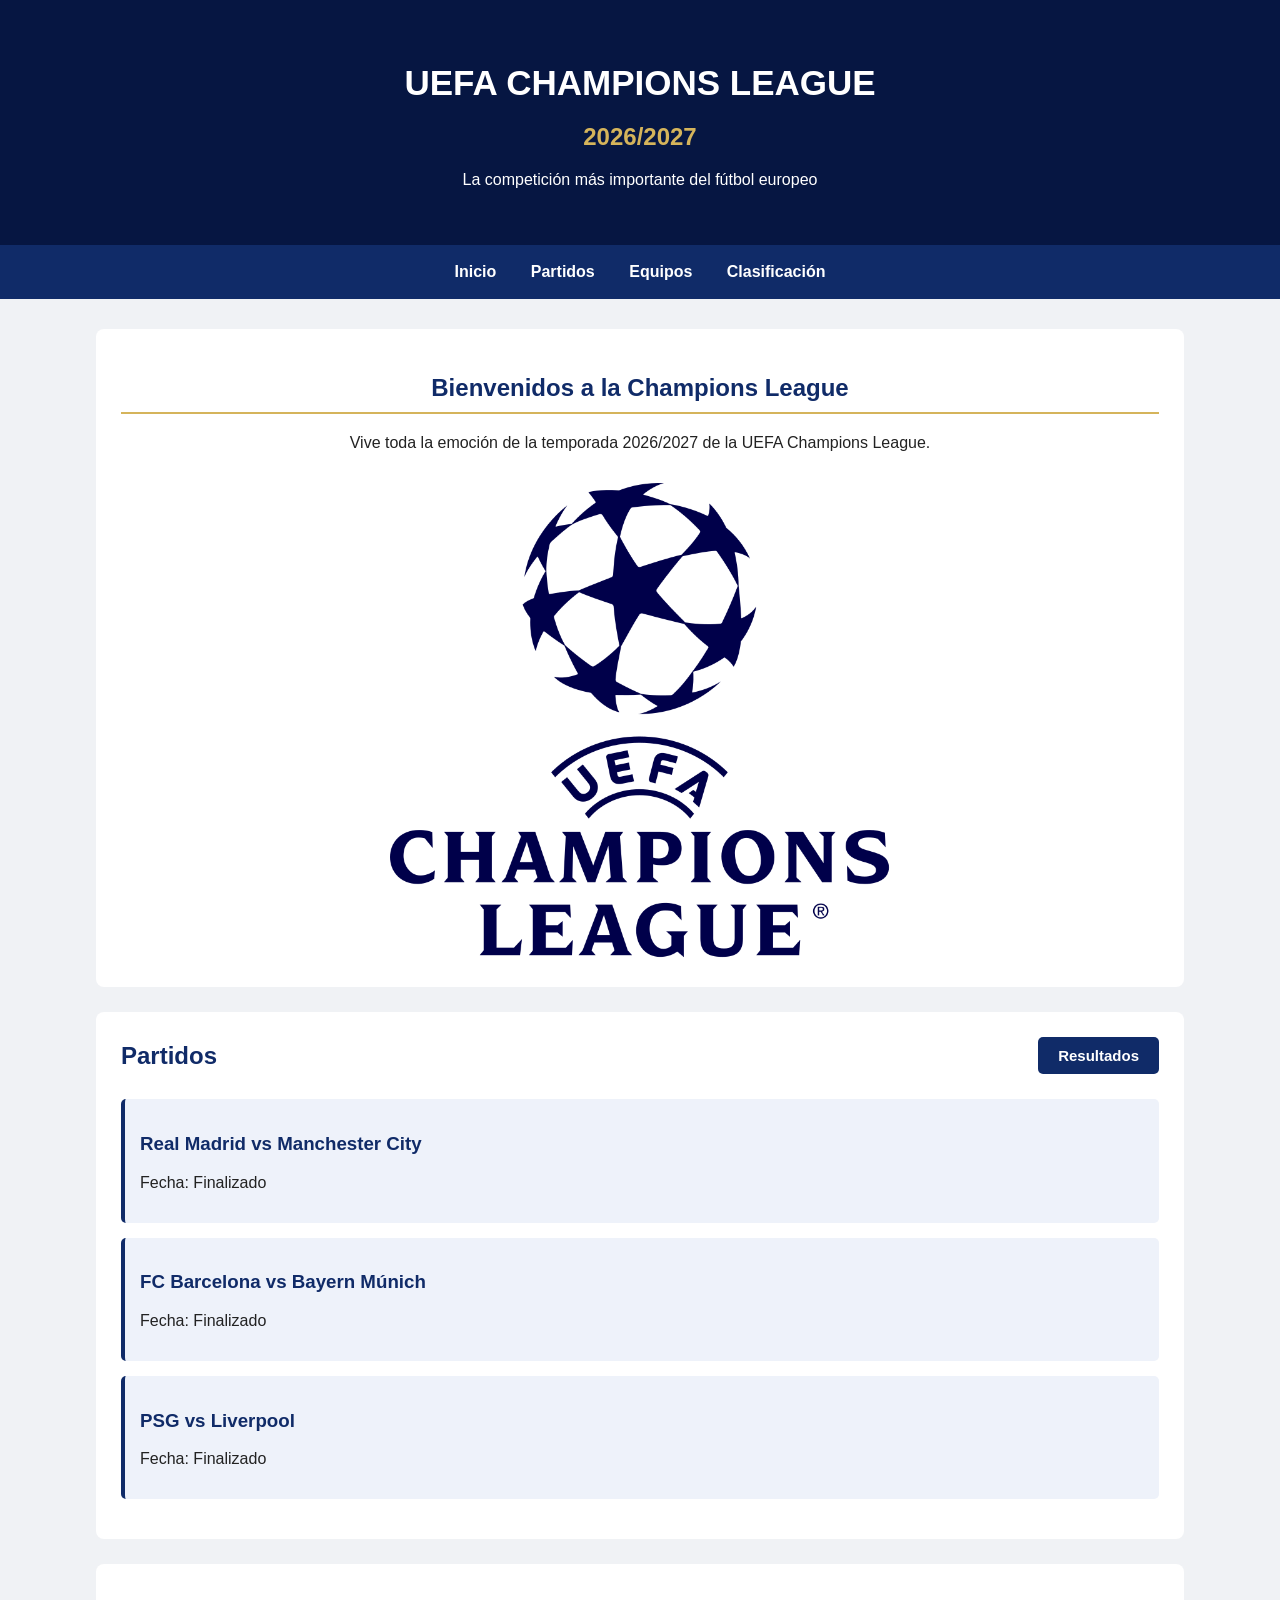
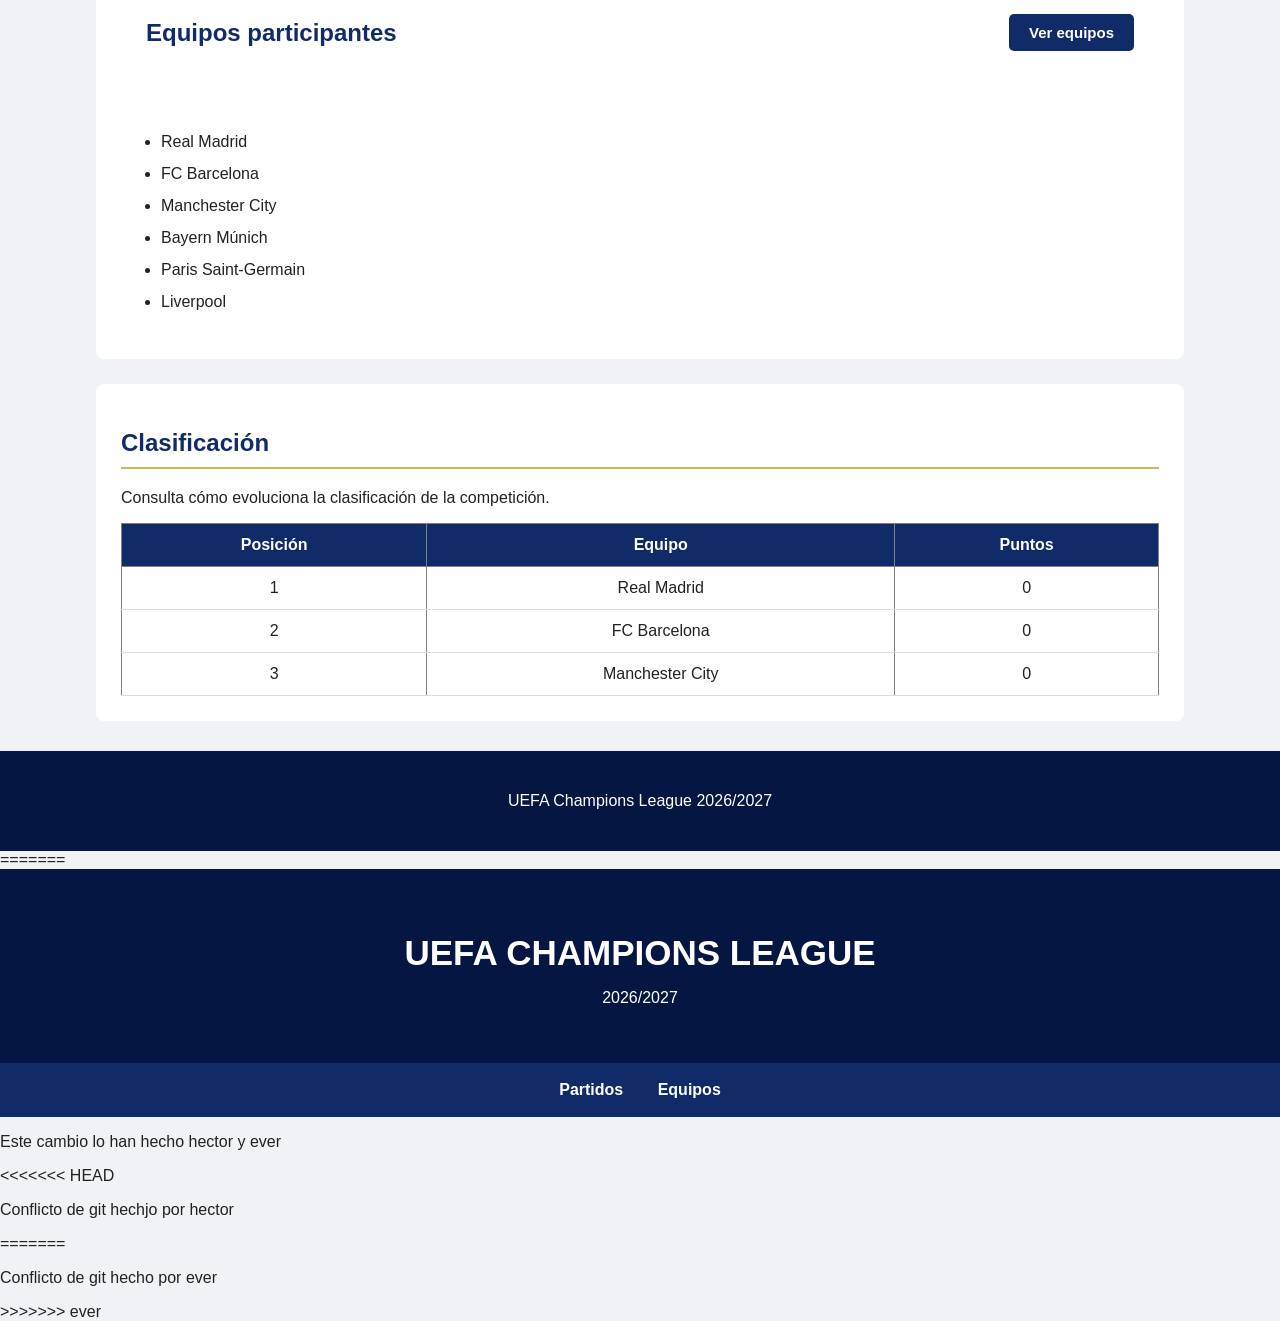
<file: index.html>
<!DOCTYPE html>
<html lang="es">
<head>
    <meta charset="UTF-8">
    <meta name="viewport" content="width=device-width, initial-scale=1.0">
    <title>UEFA Champions League 2026/2027</title>
    <link rel="stylesheet" href="index.css  ">
</head>

<body>

    <header id="inicio">
        <h1>UEFA CHAMPIONS LEAGUE</h1>
        <h2>2026/2027</h2>
        <p>La competición más importante del fútbol europeo</p>
    </header>

    <nav>
        <a href="#inicio">Inicio</a>
        <a href="#partidos">Partidos</a>
        <a href="#equipos">Equipos</a>
        <a href="#clasificacion">Clasificación</a>
    </nav>

    <main>

        <section id="destacado">
            <h2>Bienvenidos a la Champions League</h2>
            <p>Vive toda la emoción de la temporada 2026/2027 de la UEFA Champions League.</p>
            <img src="UEFA_Champions_League_logo.png" alt="UEFA Champions League" width="500">
        </section>

        <section id="partidos">
            <div class="titulo-partidos">
                <h2>Partidos</h2>   
                    <a href="partidos.html">
                        <button class="boton-resultados">Resultados</button>
                    </a>
            </div>

            <article>
                <h3>Real Madrid vs Manchester City</h3>
                <p>Fecha: Finalizado</p>
            </article>

            <article>
                <h3>FC Barcelona vs Bayern Múnich</h3>
                <p>Fecha: Finalizado</p>
            </article>

            <article>
                <h3>PSG vs Liverpool</h3>
                <p>Fecha: Finalizado</p>
            </article>
        </section>

        <section id="equipos">
            

            <section id="equipos">
                <div class="titulo-partidos">
                    <h2>Equipos participantes</h2>
                    <a href="equipos.html">
                        <button class="boton-resultados">Ver equipos</button>
                    </a>
                </div>
            </section>

            <ul>
                <li>Real Madrid</li>
                <li>FC Barcelona</li>
                <li>Manchester City</li>
                <li>Bayern Múnich</li>
                <li>Paris Saint-Germain</li>
                <li>Liverpool</li>
            </ul>
        </section>

        <section id="clasificacion">
            <h2>Clasificación</h2>
            <p>Consulta cómo evoluciona la clasificación de la competición.</p>
            <table border="1">
                <tr>
                    <th>Posición</th>
                    <th>Equipo</th>
                    <th>Puntos</th>
                </tr>
                <tr>
                    <td>1</td>
                    <td>Real Madrid</td>
                    <td>0</td>
                </tr>
                <tr>
                    <td>2</td>
                    <td>FC Barcelona</td>
                    <td>0</td>
                </tr>
                <tr>
                    <td>3</td>
                    <td>Manchester City</td>
                    <td>0</td>
                </tr>
            </table>
        </section>


    </main>

    <footer>
        <p>UEFA Champions League 2026/2027</p>
    </footer>

=======
<html lang="en">
<head>
    <meta charset="UTF-8">
    <meta name="viewport" content="width=device-width, initial-scale=1.0">
    <title> UEFA CHAMPIONS LEAGUE 2026/2027</title>
</head>
<body>
    <header id="inicio">
        <h1>UEFA CHAMPIONS LEAGUE</h1>
        <p>2026/2027</p>
    </header>

    <nav>
        <a href="#partidos">Partidos</a>
        <a href="#equipos">Equipos</a>
    </nav>

    <p>Este cambio lo han hecho hector y ever</p>
<<<<<<< HEAD
    <p>Conflicto de git hechjo por hector</p>
=======
    <p>Conflicto de git hecho por ever</p>
>>>>>>> ever
</body>
</html>
</file>
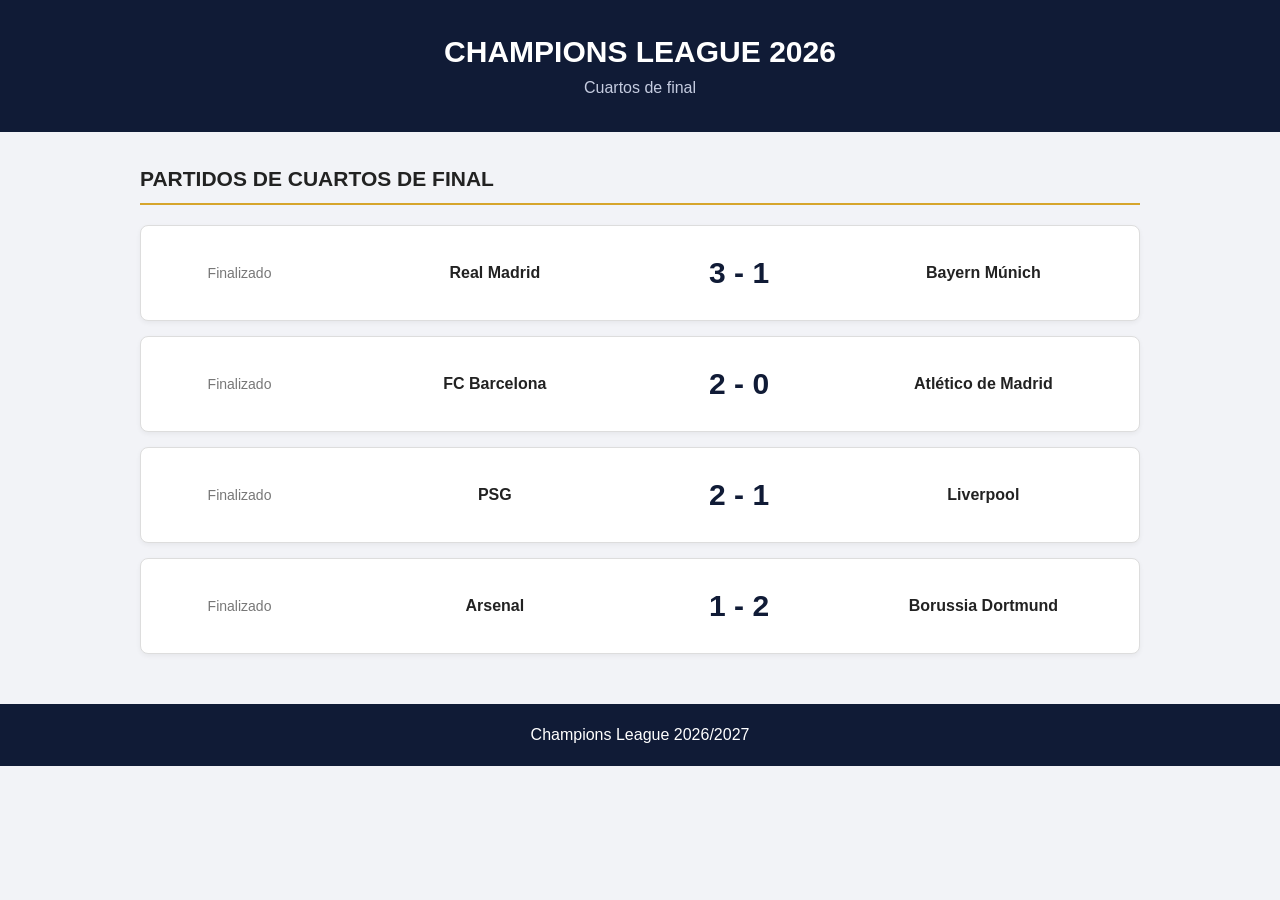
<file: partidos.html>
<!DOCTYPE html>
<html lang="es">

<head>
    <meta charset="UTF-8">
    <meta name="viewport" content="width=device-width, initial-scale=1.0">
    <title>Champions League 2026 - Partidos</title>
    <link rel="stylesheet" href="partidos.css">
</head>
    
<body>

    <header>
        <h1>CHAMPIONS LEAGUE 2026</h1>
        <p>Cuartos de final</p>
    </header>

    <main>

        <h2 class="titulo-partidos">PARTIDOS DE CUARTOS DE FINAL</h2>

        <!-- PARTIDO 1 -->

        <section class="partido">

            <span class="estado">Finalizado</span>

            <div class="equipo">
                <span>Real Madrid</span>
                <span class="escudo"></span>
            </div>

            <div class="resultado">3 - 1</div>

            <div class="equipo">
                <span class="escudo"></span>
                <span>Bayern Múnich</span>
            </div>

        </section>


        <!-- PARTIDO 2 -->

        <section class="partido">

            <span class="estado">Finalizado</span>

            <div class="equipo">
                <span>FC Barcelona</span>
                <span class="escudo"></span>
            </div>

            <div class="resultado">2 - 0</div>

            <div class="equipo">
                <span class="escudo"></span>
                <span>Atlético de Madrid</span>
            </div>

        </section>


        <!-- PARTIDO 3 -->

        <section class="partido">

            <span class="estado">Finalizado</span>

            <div class="equipo">
                <span>PSG</span>
                <span class="escudo"></span>
            </div>

            <div class="resultado">2 - 1</div>

            <div class="equipo">
                <span class="escudo"></span>
                <span>Liverpool</span>
            </div>

        </section>


        <!-- PARTIDO 4 -->

        <section class="partido">

            <span class="estado">Finalizado</span>

            <div class="equipo">
                <span>Arsenal</span>
                <span class="escudo"></span>
            </div>

            <div class="resultado">1 - 2</div>

            <div class="equipo">
                <span class="escudo"></span>
                <span>Borussia Dortmund</span>
            </div>

        </section>

    </main>

    <footer>
        <p>Champions League 2026/2027</p>
    </footer>

</body>
</html>
</file>
<file: index.css>
/* ESTILOS GENERALES */
body {
    margin: 0;
    font-family: Arial, sans-serif;
    background-color: #f0f2f5;
    color: #222;
}

/* CABECERA */
header {
    background-color: #061642;
    color: white;
    text-align: center;
    padding: 40px;
}

header h1 {
    font-size: 35px;
    margin-bottom: 10px;
}

header h2 {
    color: #d5b45b;
}

/* MENU DE NAVEGACION */
nav {
    background-color: #102b68;
    text-align: center;
    padding: 18px;
}

nav a {
    color: white;
    text-decoration: none;
    margin: 15px;
    font-weight: bold;
}

nav a:hover {
    color: #d5b45b;
}

/* CONTENIDO PRINCIPAL */
main {
    width: 85%;
    margin: 30px auto;
}

/* SECCIONES */
section {
    background-color: white;
    padding: 25px;
    margin-bottom: 25px;
    border-radius: 8px;
}

section h2 {
    color: #102b68;
    border-bottom: 2px solid #d5b45b;
    padding-bottom: 10px;
}

/* IMAGEN PRINCIPAL */
#destacado {
    text-align: center;
}

#destacado img {
    max-width: 100%;
    border-radius: 8px;
    margin-top: 15px;
}

/* PARTIDOS */
article {
    background-color: #eef2fa;
    padding: 15px;
    margin: 15px 0;
    border-left: 4px solid #102b68;
    border-radius: 5px;
}

article h3 {
    color: #102b68;
}

/* EQUIPOS */
ul {
    line-height: 2;
}

/* CLASIFICACION */
table {
    width: 100%;
    border-collapse: collapse;
    text-align: center;
}

th {
    background-color: #102b68;
    color: white;
    padding: 12px;
}

td {
    padding: 12px;
    border-bottom: 1px solid #ddd;
}

/* PIE DE PAGINA */
footer {
    background-color: #061642;
    color: white;
    text-align: center;
    padding: 25px;
}

footer a {
    color: #d5b45b;
    text-decoration: none;
}

footer a:hover {
    text-decoration: underline;
}

/* TITULO Y BOTON DE PARTIDOS */

.titulo-partidos {
    display: flex;
    justify-content: space-between;
    align-items: center;
    margin-bottom: 25px;

}

.titulo-partidos h2 {
    margin: 0;
    border-bottom: none;
    padding-bottom: 0;
}

.boton-resultados {
    background-color: #102b68;
    color: white;
    border: none;
    padding: 10px 20px;
    border-radius: 5px;
    cursor: pointer;
    font-weight: bold;
    font-size: 15px;
}

.boton-resultados:hover {
    background-color: #d5b45b;
    color: #102b68;
}

/* ALINEAR TITULO Y BOTON DE PARTIDOS */

#partidos .titulo-partidos {
    display: flex !important;
    flex-direction: row !important;
    justify-content: space-between !important;
    align-items: center !important;
    width: 100%;
}

#partidos .titulo-partidos h2 {
    width: auto !important;
    margin: 0 !important;
    padding: 0 !important;
    border-bottom: none !important;
    flex: 0 0 auto !important;
}

#partidos .titulo-partidos a {
    margin-left: auto;
    display: block;
}

#partidos .boton-resultados {
    display: inline-block;
}
</file>
<file: partidos.css>
/* CONFIGURACION GENERAL */

* {
    margin: 0;
    padding: 0;
    box-sizing: border-box;
}

body {
    font-family: Arial, sans-serif;
    background-color: #f2f3f7;
    color: #222;
}

/* CABECERA */

header {
    background-color: #101b36;
    color: white;
    text-align: center;
    padding: 35px 20px;
}

header h1 {
    font-size: 30px;
    margin-bottom: 10px;
}

header p {
    color: #c5cce0;
    font-size: 16px;
}

/* CONTENIDO PRINCIPAL */

main {
    width: 90%;
    max-width: 1000px;
    margin: 35px auto;
}

.titulo-partidos {
    font-size: 21px;
    margin-bottom: 20px;
    border-bottom: 2px solid #d6a52c;
    padding-bottom: 12px;
}

/* PARTIDOS */

.partido {
    background-color: white;
    display: flex;
    align-items: center;
    justify-content: space-around;
    flex-wrap: wrap;
    gap: 20px;
    padding: 30px 20px;
    margin-bottom: 15px;
    border-radius: 8px;
    border: 1px solid #ddd;
    box-shadow: 0 2px 5px rgba(0, 0, 0, 0.05);
}

/* ESTADO */

.estado {
    color: #777;
    font-size: 14px;
    min-width: 85px;
}

/* EQUIPOS */

.equipo {
    display: flex;
    align-items: center;
    justify-content: center;
    gap: 12px;
    font-size: 16px;
    font-weight: bold;
    min-width: 190px;
}

.escudo {
    font-size: 28px;
}

/* RESULTADOS */

.resultado {
    font-size: 30px;
    font-weight: bold;
    color: #101b36;
}

/* PIE DE PAGINA */

footer {
    background-color: #101b36;
    color: white;
    text-align: center;
    padding: 22px;
    margin-top: 50px;
}

/* ADAPTACION A MOVILES */

@media (max-width: 650px) {

    .partido {
        flex-direction: column;
        padding: 25px 10px;
    }

    .equipo {
        min-width: auto;
    }

    .resultado {
        font-size: 26px;
    }

    header h1 {
        font-size: 23px;
    }

    header h1 {
        font-family: 'Courier New', Courier, monospace;
    }
}
</file>
